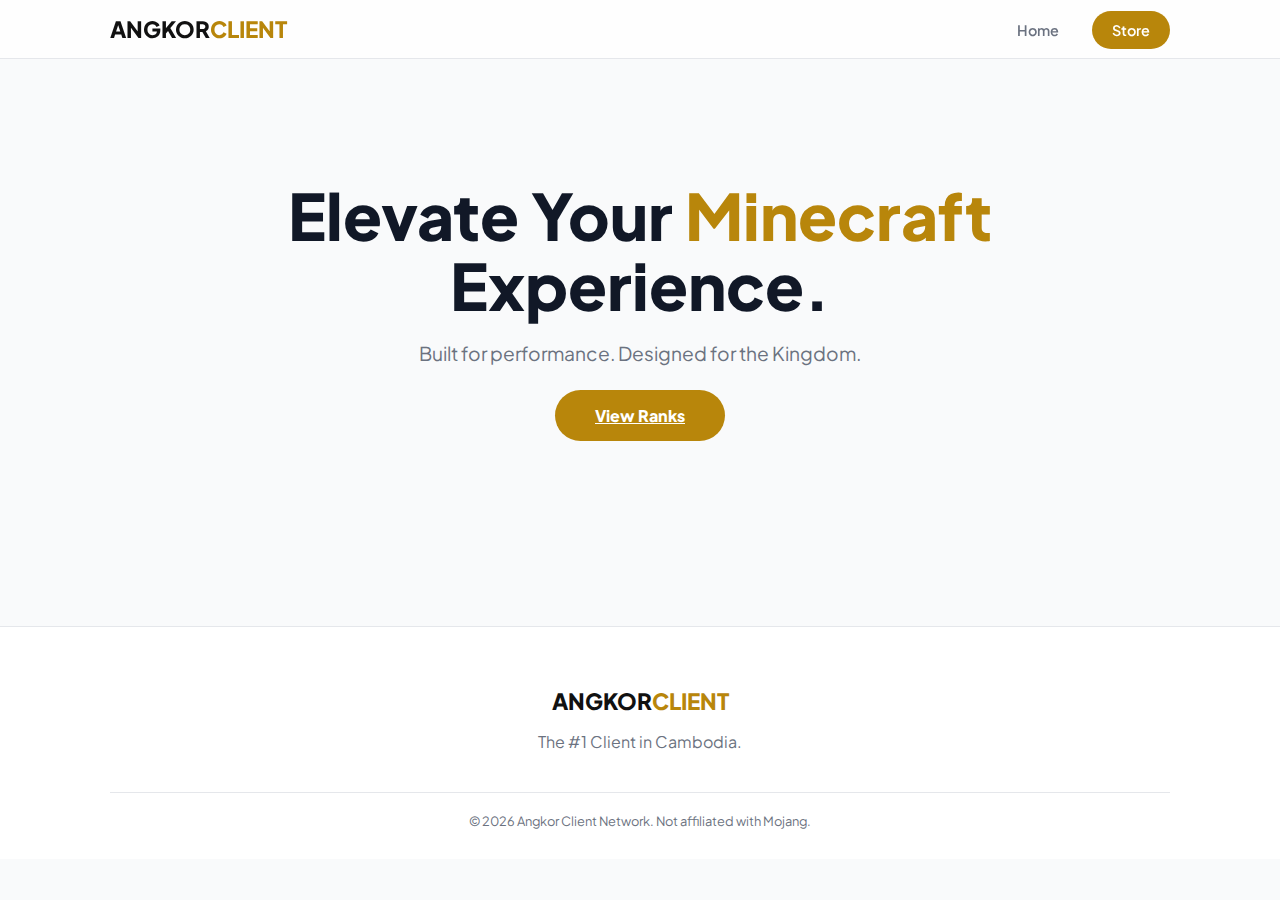
<file: index.html>
<!DOCTYPE html>
<html lang="en">
<head>
    <meta charset="UTF-8">
    <title>Angkor Client | Premium</title>
    <link rel="icon" type="image/png" href="asset/image/logo.png">
    <link rel="stylesheet" href="style.css">
    <link href="https://fonts.googleapis.com/css2?family=Plus+Jakarta+Sans:wght@700;800&display=swap" rel="stylesheet">
</head>
<body>
    <nav class="main-nav">
        <div class="container nav-flex">
            <a href="index.html" class="logo">ANGKOR<span>CLIENT</span></a>
            <div class="nav-links">
                <a href="index.html">Home</a>
                <a href="store.html" class="nav-store-btn">Store</a>
            </div>
        </div>
    </nav>
    <header class="hero">
        <div class="container">
            <h1>Elevate Your <span class="gold-text">Minecraft</span> Experience.</h1>
            <p>Built for performance. Designed for the Kingdom.</p>
            <a href="store.html" class="btn-primary">View Ranks</a>
        </div>
    </header>
    <footer class="premium-footer">
        <div class="container" style="text-align:center;">
            <div class="logo">ANGKOR<span>CLIENT</span></div>
            <p style="color:var(--text-dim)">The #1 Client in Cambodia.</p>
            <div class="footer-bottom">&copy; 2026 Angkor Client Network. Not affiliated with Mojang.</div>
        </div>
    </footer>
</body>
</html>
</file>
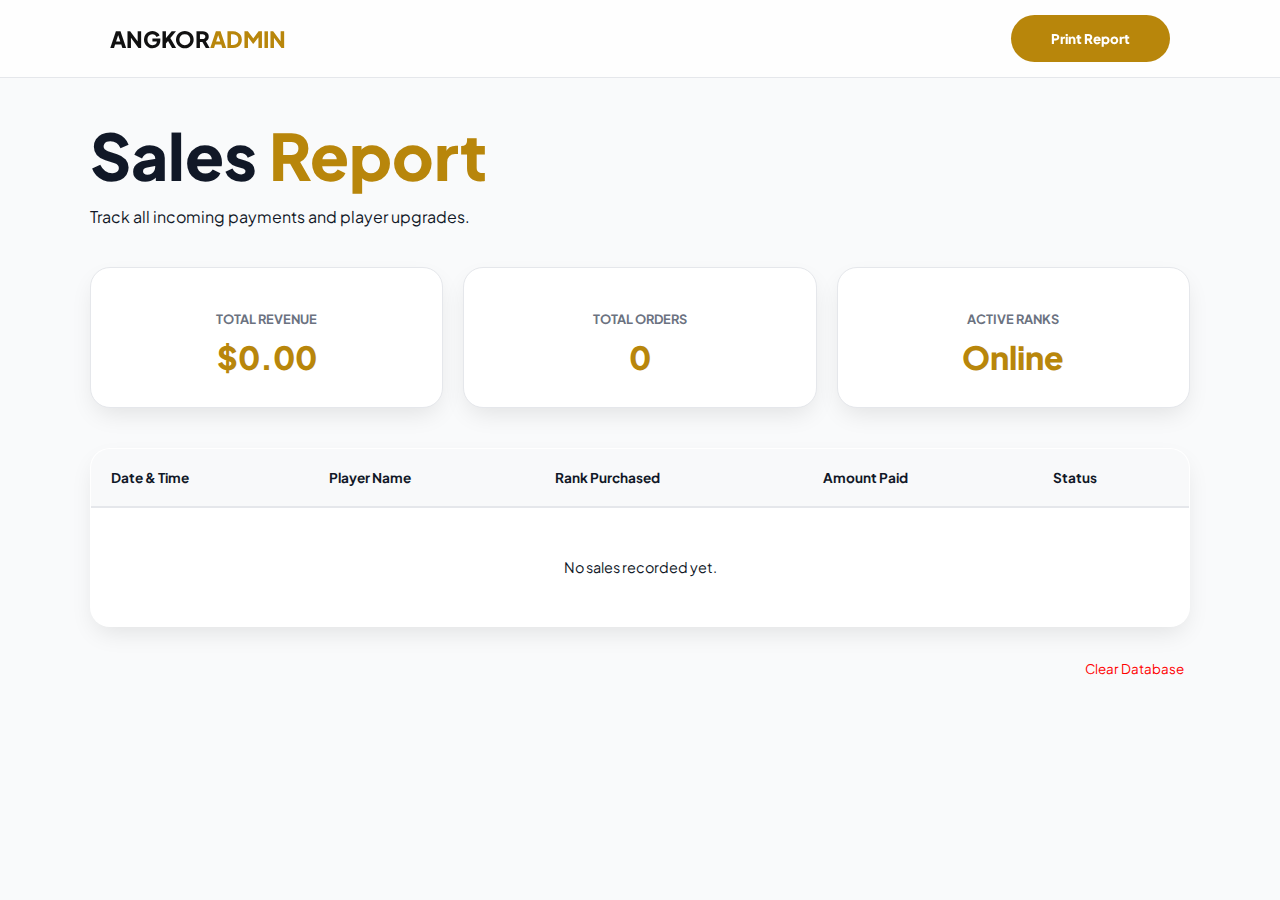
<file: admin.html>
<!DOCTYPE html>
<html lang="en">
<head>
    <meta charset="UTF-8">
    <title>Admin Dashboard | Angkor Client</title>
    <link rel="stylesheet" href="style.css">
    <link href="https://fonts.googleapis.com/css2?family=Plus+Jakarta+Sans:wght@700;800&display=swap" rel="stylesheet">
    <style>
        .admin-container { padding: 120px 0; }
        .stats-grid { display: grid; grid-template-columns: repeat(3, 1fr); gap: 20px; margin-bottom: 40px; }
        .stat-card { background: white; padding: 30px; border-radius: 20px; box-shadow: var(--shadow); border: 1px solid var(--border); text-align: center; }
        .stat-card h3 { font-size: 0.8rem; color: var(--text-dim); text-transform: uppercase; margin-bottom: 10px; }
        .stat-card p { font-size: 2rem; font-weight: 800; color: var(--gold); margin: 0; }

        .report-table { width: 100%; border-collapse: collapse; background: white; border-radius: 20px; overflow: hidden; box-shadow: var(--shadow); border: 1px solid var(--border); }
        .report-table th { background: #f8f9fa; padding: 20px; text-align: left; border-bottom: 2px solid var(--border); font-size: 0.85rem; }
        .report-table td { padding: 20px; border-bottom: 1px solid var(--border); font-size: 0.9rem; }
        
        @media print {
            .main-nav, .no-print { display: none !important; }
            .admin-container { padding: 0; }
            .stat-card, .report-table { box-shadow: none; border: 1px solid #000; }
        }
    </style>
</head>
<body>
    <nav class="main-nav no-print">
        <div class="container nav-flex">
            <a href="index.html" class="logo">ANGKOR<span>ADMIN</span></a>
            <button class="btn-primary" onclick="window.print()">Print Report</button>
        </div>
    </nav>

    <div class="container admin-container">
        <header style="margin-bottom: 40px;">
            <h1>Sales <span class="gold-text">Report</span></h1>
            <p>Track all incoming payments and player upgrades.</p>
        </header>

        <div class="stats-grid no-print">
            <div class="stat-card"><h3>Total Revenue</h3><p id="total-money">$0.00</p></div>
            <div class="stat-card"><h3>Total Orders</h3><p id="total-orders">0</p></div>
            <div class="stat-card"><h3>Active Ranks</h3><p>Online</p></div>
        </div>

        <table class="report-table">
            <thead>
                <tr>
                    <th>Date & Time</th>
                    <th>Player Name</th>
                    <th>Rank Purchased</th>
                    <th>Amount Paid</th>
                    <th>Status</th>
                </tr>
            </thead>
            <tbody id="admin-list">
                </tbody>
        </table>

        <div class="no-print" style="margin-top: 30px; text-align: right;">
            <button onclick="clearAllData()" style="color: red; background: none; border: none; cursor: pointer;">Clear Database</button>
        </div>
    </div>

    <script>
        function renderAdminData() {
            const data = JSON.parse(localStorage.getItem('angkor_sales')) || [];
            const list = document.getElementById('admin-list');
            let total = 0;

            if(data.length === 0) {
                list.innerHTML = '<tr><td colspan="5" style="text-align:center; padding:50px;">No sales recorded yet.</td></tr>';
                return;
            }

            list.innerHTML = data.map(item => {
                total += parseFloat(item.price);
                return `
                    <tr>
                        <td style="color:#666;">${item.date}</td>
                        <td><b>${item.user}</b></td>
                        <td><span class="badge" style="margin:0;">${item.rank}</span></td>
                        <td><b>$${item.price}</b></td>
                        <td><b style="color:#2ecc71;">COMPLETED</b></td>
                    </tr>
                `;
            }).reverse().join('');

            document.getElementById('total-money').innerText = '$' + total.toFixed(2);
            document.getElementById('total-orders').innerText = data.length;
        }

        function clearAllData() {
            if(confirm("Delete all purchase history? This cannot be undone.")) {
                localStorage.removeItem('angkor_sales');
                renderAdminData();
            }
        }

        window.onload = renderAdminData;
    </script>
</body>
</html>
</file>
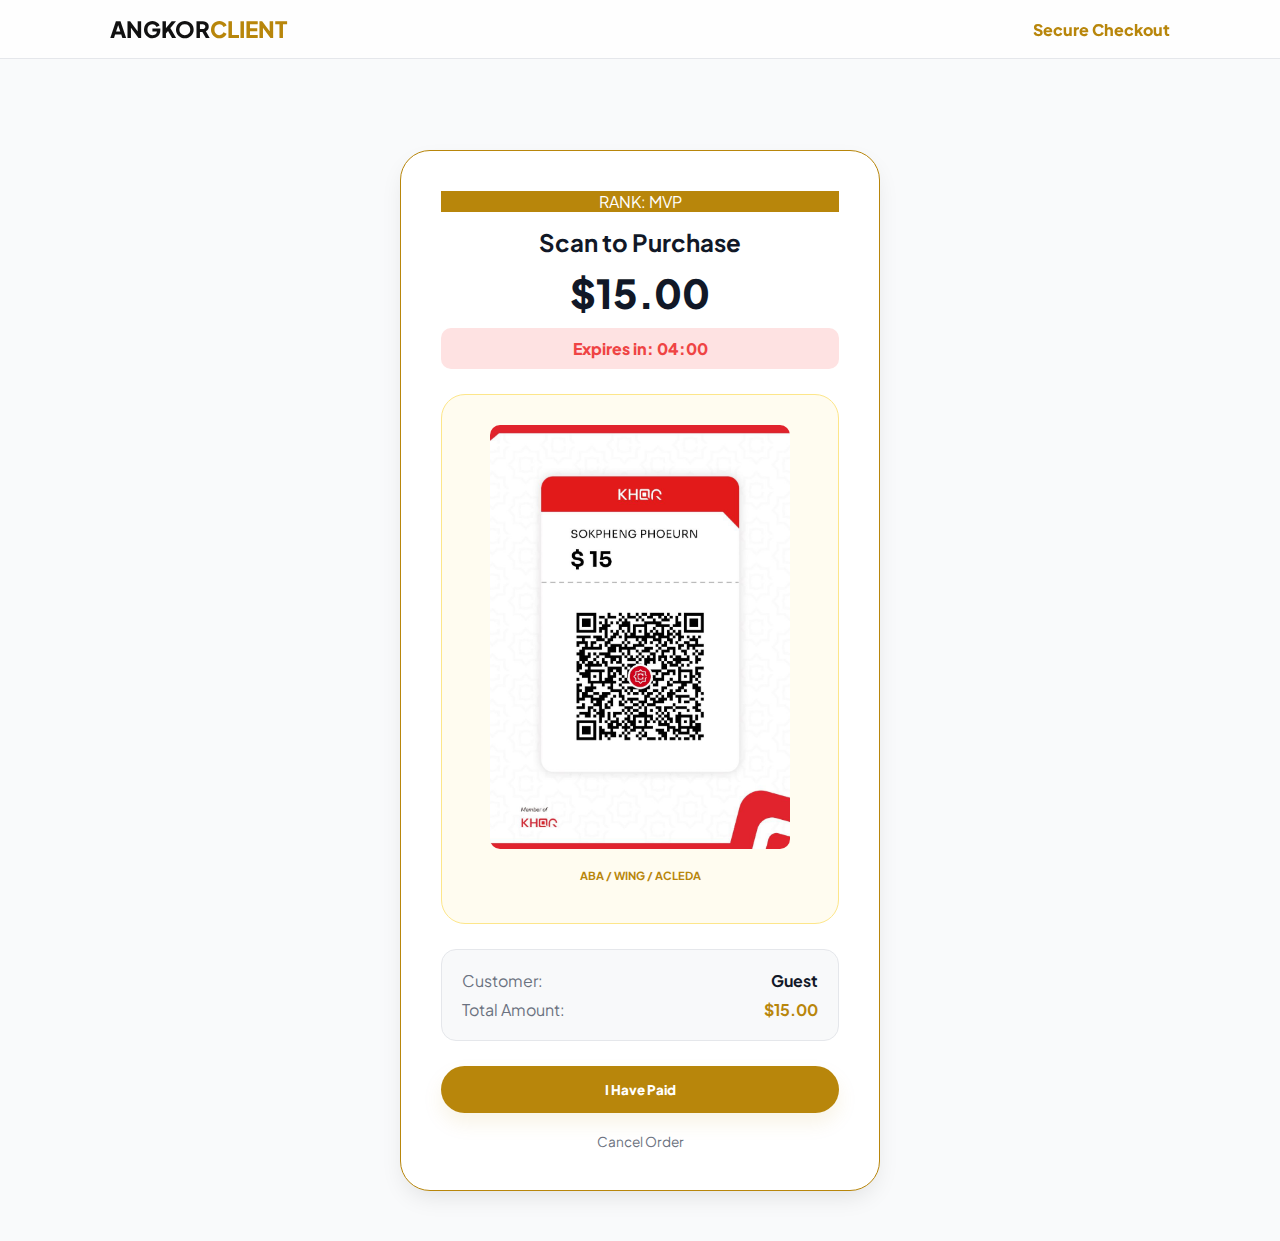
<file: mvp.html>
<!DOCTYPE html>
<html lang="en">
<head>
    <meta charset="UTF-8">
    <title>Checkout | Angkor Client</title>
    <link rel="icon" type="image/png" href="asset/image/logo.png">
    <link rel="stylesheet" href="style.css">
    <link href="https://fonts.googleapis.com/css2?family=Plus+Jakarta+Sans:wght@700;800&display=swap" rel="stylesheet">
</head>
<body>
    <nav class="main-nav">
        <div class="container nav-flex">
            <a href="index.html" class="logo">ANGKOR<span>CLIENT</span></a>
            <div class="nav-links"><span style="color:var(--gold); font-weight:800;">Secure Checkout</span></div>
        </div>
    </nav>

    <div class="container" style="padding: 150px 0 50px; display: flex; justify-content: center;">
        <div class="shop-card" style="max-width: 480px; width: 100%; cursor: default; border-color: var(--gold);">
            <div class="badge" style="color: white; border-color: var(--gold); background: var(--gold);">RANK: MVP</div>
            <h2 style="margin: 15px 0 5px;">Scan to Purchase</h2>
            <div class="price">$15.00</div>

            <div id="timer-box" style="background: #fee2e2; color: #ef4444; padding: 10px; border-radius: 10px; font-weight: 800; margin-bottom: 25px;">
                Expires in: <span id="timer">04:00</span>
            </div>

            <div id="qr-container" style="background: #fffcf0; padding: 30px; border-radius: 24px; border: 1px solid #fde68a; margin-bottom: 25px;">
                <img id="qr-image" src="asset/image/qr15.jpg" alt="QR" style="width: 300px; border-radius: 10px;">
                <p style="font-size: 0.7rem; color: var(--gold); margin-top: 15px; font-weight: 700;">ABA / WING / ACLEDA</p>
            </div>

            <div style="text-align: left; background: #F8F9FA; padding: 20px; border-radius: 15px; margin-bottom: 25px; border: 1px solid var(--border);">
                <div style="display:flex; justify-content:space-between; margin-bottom: 8px;">
                    <span style="color:var(--text-dim);">Customer:</span> <b id="display-user">...</b>
                </div>
                <div style="display:flex; justify-content:space-between;">
                    <span style="color:var(--text-dim);">Total Amount:</span> <b style="color:var(--gold);">$15.00</b>
                </div>
            </div>

            <button id="pay-btn" class="btn-primary" style="width: 100%; box-shadow: 0 10px 20px var(--gold-soft);" onclick="proceed()">I Have Paid</button>
            <a href="store.html" style="display:block; margin-top:20px; font-size:0.85rem; color:var(--text-dim); text-decoration:none;">Cancel Order</a>
        </div>
    </div>

    <script>
        const urlParams = new URLSearchParams(window.location.search);
        const user = urlParams.get('user') || 'Guest';
        document.getElementById('display-user').innerText = user;

        let time = 240;
        const countdown = setInterval(() => {
            let m = Math.floor(time / 60);
            let s = time % 60;
            document.getElementById('timer').innerHTML = `0${m}:${s < 10 ? '0' + s : s}`;
            if (time <= 0) {
                clearInterval(countdown);
                document.getElementById('qr-container').innerHTML = "<h3 style='color:#ef4444; padding:40px;'>QR EXPIRED</h3>";
                document.getElementById('pay-btn').disabled = true;
                document.getElementById('pay-btn').style.opacity = "0.4";
            }
            time--;
        }, 1000);

        function proceed() { window.location.href = `upload.html?user=${user}&rank=MVP&price=15.00`; }
    </script>
</body>
</html>
</file>
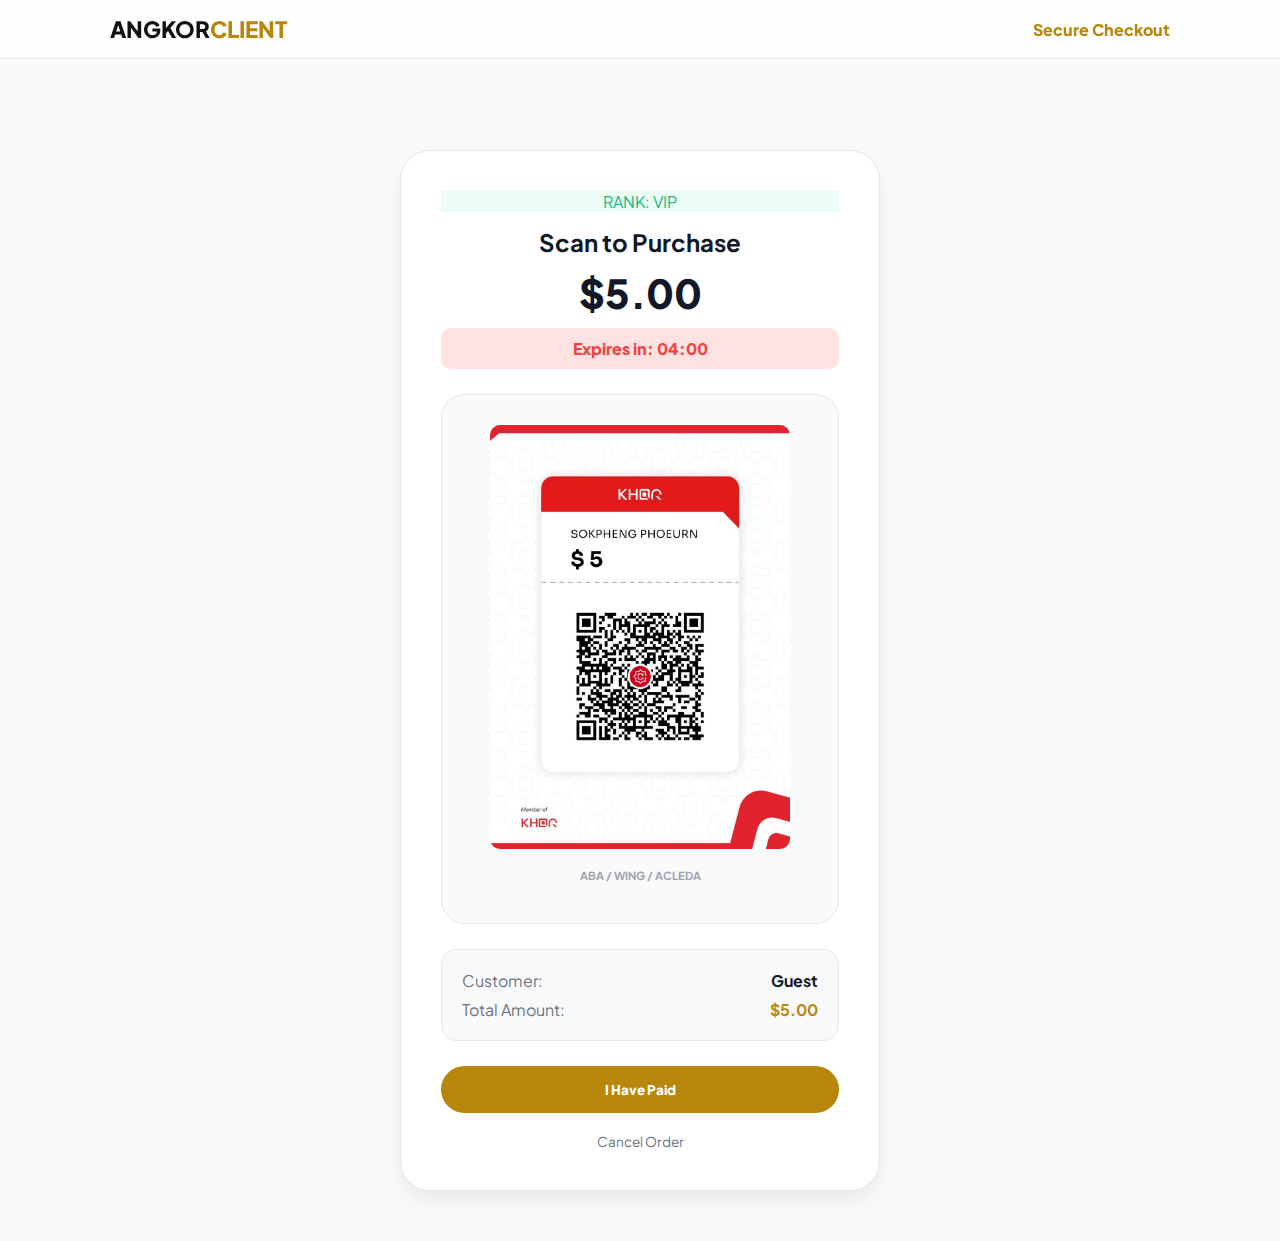
<file: vip.html>
<!DOCTYPE html>
<html lang="en">
<head>
    <meta charset="UTF-8">
    <title>Checkout | Angkor Client</title>
    <link rel="icon" type="image/png" href="asset/image/logo.png">
    <link rel="stylesheet" href="style.css">
    <link href="https://fonts.googleapis.com/css2?family=Plus+Jakarta+Sans:wght@700;800&display=swap" rel="stylesheet">
</head>
<body>
    <nav class="main-nav">
        <div class="container nav-flex">
            <a href="index.html" class="logo">ANGKOR<span>CLIENT</span></a>
            <div class="nav-links"><span style="color:var(--gold); font-weight:800;">Secure Checkout</span></div>
        </div>
    </nav>

    <div class="container" style="padding: 150px 0 50px; display: flex; justify-content: center;">
        <div class="shop-card" style="max-width: 480px; width: 100%; cursor: default;">
            <div class="badge" style="color: #10b981; border-color: #10b981; background: #ecfdf5;">RANK: VIP</div>
            <h2 style="margin: 15px 0 5px;">Scan to Purchase</h2>
            <div class="price">$5.00</div>

            <div id="timer-box" style="background: #fee2e2; color: #ef4444; padding: 10px; border-radius: 10px; font-weight: 800; margin-bottom: 25px;">
                Expires in: <span id="timer">04:00</span>
            </div>

            <div id="qr-container" style="background: #f9fafb; padding: 30px; border-radius: 24px; border: 1px solid var(--border); margin-bottom: 25px;">
                <img id="qr-image" src="asset/image/qr5.jpg" alt="QR" style="width: 300px; border-radius: 10px;">
                <p style="font-size: 0.7rem; color: #9ca3af; margin-top: 15px; font-weight: 700;">ABA / WING / ACLEDA</p>
            </div>

            <div style="text-align: left; background: #F8F9FA; padding: 20px; border-radius: 15px; margin-bottom: 25px; border: 1px solid var(--border);">
                <div style="display:flex; justify-content:space-between; margin-bottom: 8px;">
                    <span style="color:var(--text-dim);">Customer:</span> <b id="display-user">...</b>
                </div>
                <div style="display:flex; justify-content:space-between;">
                    <span style="color:var(--text-dim);">Total Amount:</span> <b style="color:var(--gold);">$5.00</b>
                </div>
            </div>

            <button id="pay-btn" class="btn-primary" style="width: 100%;" onclick="proceed()">I Have Paid</button>
            <a href="store.html" style="display:block; margin-top:20px; font-size:0.85rem; color:var(--text-dim); text-decoration:none;">Cancel Order</a>
        </div>
    </div>

    <script>
        const urlParams = new URLSearchParams(window.location.search);
        const user = urlParams.get('user') || 'Guest';
        document.getElementById('display-user').innerText = user;

        let time = 240;
        const countdown = setInterval(() => {
            let m = Math.floor(time / 60);
            let s = time % 60;
            document.getElementById('timer').innerHTML = `0${m}:${s < 10 ? '0' + s : s}`;
            if (time <= 0) {
                clearInterval(countdown);
                document.getElementById('qr-container').innerHTML = "<h3 style='color:#ef4444; padding:40px;'>QR EXPIRED</h3>";
                document.getElementById('pay-btn').disabled = true;
                document.getElementById('pay-btn').style.opacity = "0.4";
            }
            time--;
        }, 1000);

        function proceed() { window.location.href = `upload.html?user=${user}&rank=VIP&price=5.00`; }
    </script>
</body>
</html>
</file>
<file: style.css>
:root {
    --bg: #F9FAFB;
    --card: #FFFFFF;
    --gold: #B8860B;
    --gold-soft: rgba(184, 134, 11, 0.1);
    --text-main: #111827;
    --text-dim: #6B7280;
    --border: #E5E7EB;
    --shadow: 0 10px 25px -5px rgba(0, 0, 0, 0.1);
}

* { box-sizing: border-box; transition: all 0.3s ease; font-family: 'Plus Jakarta Sans', sans-serif; }
body { margin: 0; background-color: var(--bg); color: var(--text-main); }
.container { max-width: 1100px; margin: 0 auto; padding: 0 20px; }

/* HEADER */
.main-nav {
    position: fixed; top: 0; width: 100%; z-index: 1000;
    padding: 15px 0; background: rgba(255, 255, 255, 0.8);
    backdrop-filter: blur(12px); border-bottom: 1px solid var(--border);
}
.nav-flex { display: flex; justify-content: space-between; align-items: center; }
.logo { font-weight: 800; font-size: 1.4rem; text-decoration: none; color: #111; }
.logo span { color: var(--gold); }
.nav-links a { text-decoration: none; color: var(--text-dim); margin-left: 30px; font-weight: 600; font-size: 0.9rem; }
.nav-links a:hover { color: var(--gold); }
.nav-store-btn { background: var(--gold); color: white !important; padding: 10px 20px; border-radius: 50px; }

/* HERO */
.hero { padding: 180px 0 100px; text-align: center; }
h1 { font-size: 4rem; font-weight: 800; margin: 0; line-height: 1.1; }
.gold-text { color: var(--gold); }
.hero p { color: var(--text-dim); font-size: 1.2rem; margin: 20px auto 40px; max-width: 600px; }

/* STORE ITEMS */
.user-card { background: white; padding: 15px 25px; border-radius: 50px; border: 1px solid var(--border); display: inline-flex; align-items: center; gap: 15px; box-shadow: var(--shadow); margin-bottom: 50px; }
.user-card img { width: 40px; height: 40px; border-radius: 8px; border: 2px solid var(--gold); }
.user-card input { border: none; outline: none; font-size: 1rem; font-weight: 700; width: 200px; }

.rank-grid { display: grid; grid-template-columns: repeat(auto-fit, minmax(300px, 1fr)); gap: 30px; }
.shop-card { background: white; padding: 40px; border-radius: 30px; border: 1px solid var(--border); cursor: pointer; text-align: center; box-shadow: var(--shadow); position: relative; }
.shop-card.active { border: 2px solid var(--gold); transform: translateY(-10px); }
.price { font-size: 2.5rem; font-weight: 800; margin: 10px 0; }
.server-select { margin: 20px 0; width: 100%; padding: 10px; border-radius: 10px; border: 1px solid var(--border); }

/* FOOTER */
.premium-footer { background: white; border-top: 1px solid var(--border); padding: 60px 0 30px; margin-top: 100px; }
.footer-bottom { text-align: center; color: var(--text-dim); font-size: 0.8rem; margin-top: 40px; border-top: 1px solid var(--border); padding-top: 20px; }

/* BUTTONS */
.btn-primary { background: var(--gold); color: white; padding: 15px 40px; border-radius: 50px; border: none; font-weight: 800; cursor: pointer; }
</file>
